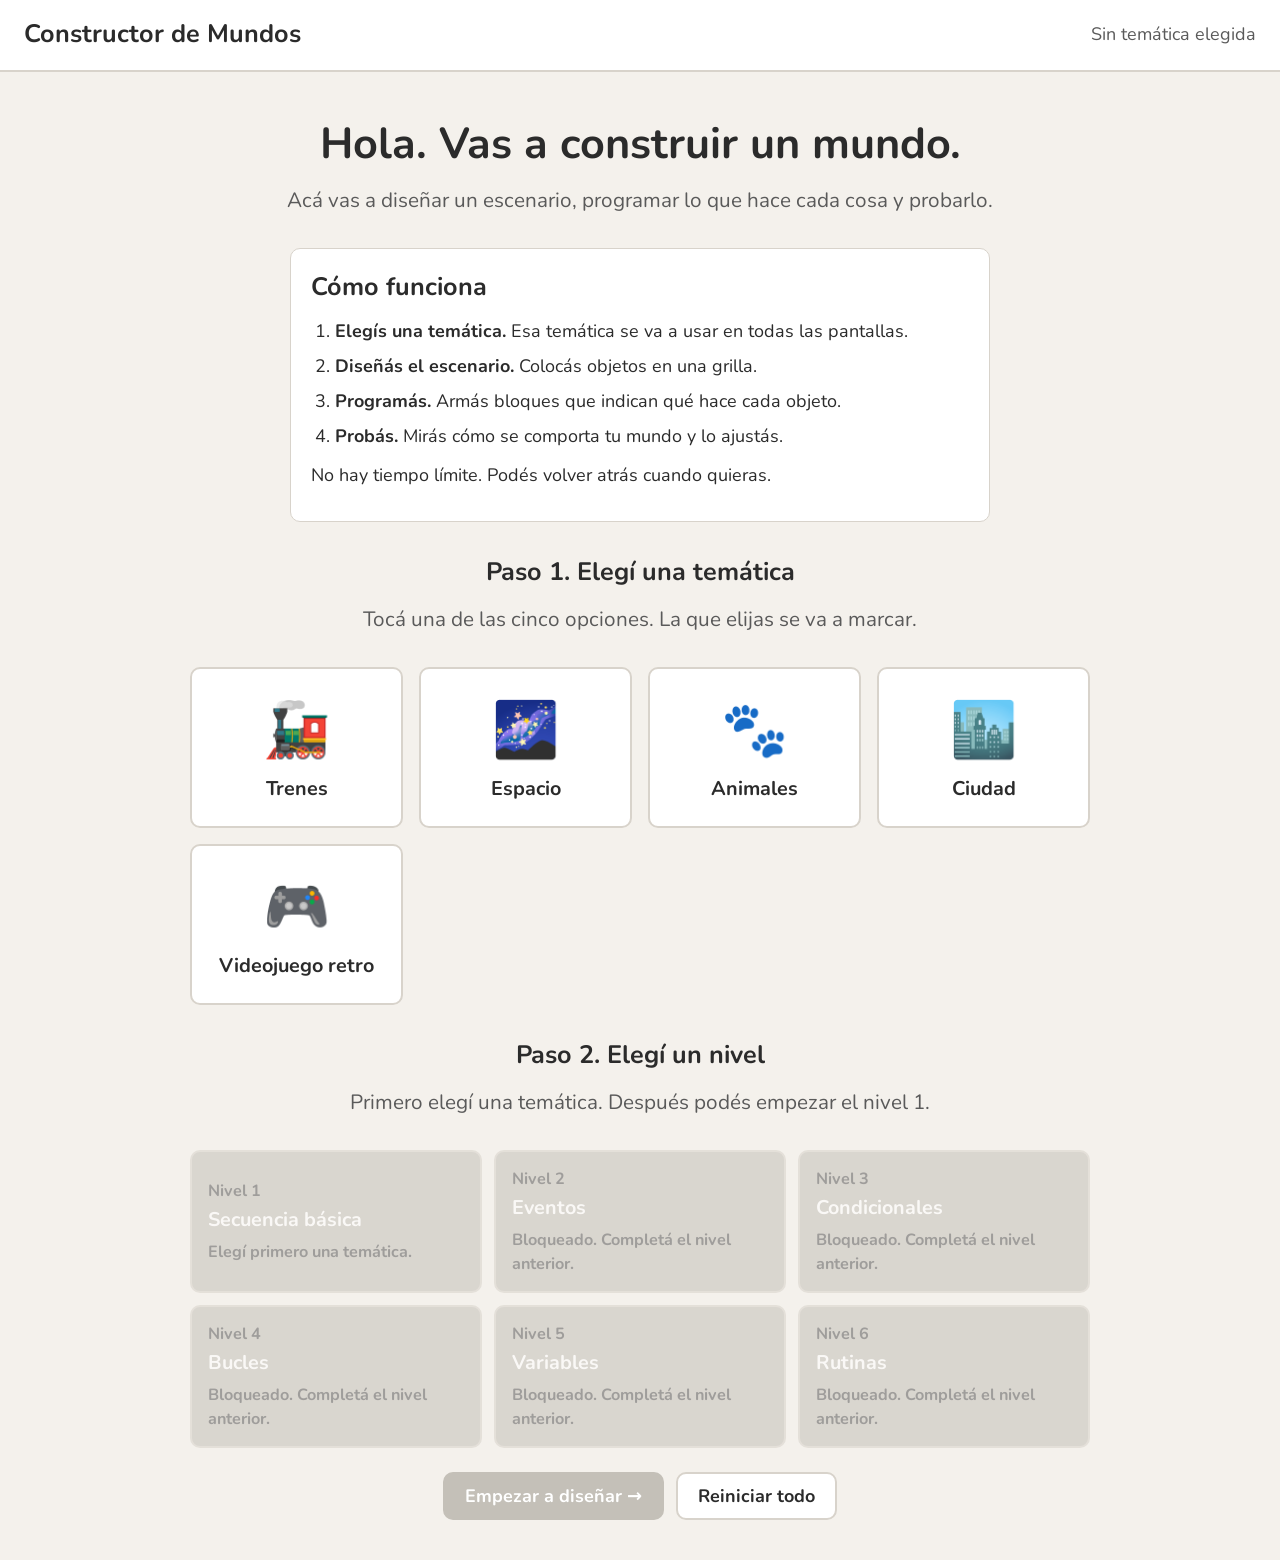
<file: index.html>
<!doctype html>
<html lang="es">
<head>
  <meta charset="utf-8">
  <meta name="viewport" content="width=device-width, initial-scale=1">
  <title>Constructor de Mundos — Inicio</title>
  <link rel="preconnect" href="https://fonts.googleapis.com">
  <link rel="preconnect" href="https://fonts.gstatic.com" crossorigin>
  <link href="https://fonts.googleapis.com/css2?family=Nunito:wght@400;700&display=swap" rel="stylesheet">
  <link rel="stylesheet" href="css/style.css">
</head>
<body>
  <header class="cabecera">
    <h1>Constructor de Mundos</h1>
    <span class="info-tematica" id="infoTematica">Sin temática elegida</span>
  </header>

  <main class="contenedor bienvenida">
    <h1>Hola. Vas a construir un mundo.</h1>
    <p class="subtitulo">
      Acá vas a diseñar un escenario, programar lo que hace cada cosa y probarlo.
    </p>

    <section class="instrucciones" aria-label="Instrucciones">
      <h2>Cómo funciona</h2>
      <ol>
        <li><strong>Elegís una temática.</strong> Esa temática se va a usar en todas las pantallas.</li>
        <li><strong>Diseñás el escenario.</strong> Colocás objetos en una grilla.</li>
        <li><strong>Programás.</strong> Armás bloques que indican qué hace cada objeto.</li>
        <li><strong>Probás.</strong> Mirás cómo se comporta tu mundo y lo ajustás.</li>
      </ol>
      <p style="margin-top: 12px;">
        No hay tiempo límite. Podés volver atrás cuando quieras.
      </p>
    </section>

    <section aria-label="Selección de temática">
      <h2>Paso 1. Elegí una temática</h2>
      <p class="subtitulo">Tocá una de las cinco opciones. La que elijas se va a marcar.</p>
      <div class="tematicas" id="tematicas"></div>
    </section>

    <section aria-label="Niveles">
      <h2>Paso 2. Elegí un nivel</h2>
      <p class="subtitulo" id="estadoNiveles">Primero elegí una temática. Después podés empezar el nivel 1.</p>
      <div class="niveles" id="niveles"></div>
    </section>

    <div class="acciones-pie">
      <button id="botonEmpezar" disabled>Empezar a diseñar →</button>
      <button id="botonReiniciar" class="secundario">Reiniciar todo</button>
    </div>

    <div id="zonaMensaje" aria-live="polite"></div>
  </main>

  <script src="js/state.js"></script>
  <script>
    (function() {
      const contenedorTematicas = document.getElementById("tematicas");
      const contenedorNiveles   = document.getElementById("niveles");
      const infoTematica        = document.getElementById("infoTematica");
      const estadoNiveles       = document.getElementById("estadoNiveles");
      const botonEmpezar        = document.getElementById("botonEmpezar");
      const botonReiniciar      = document.getElementById("botonReiniciar");
      const zonaMensaje         = document.getElementById("zonaMensaje");

      function mostrarMensaje(texto, tipo) {
        zonaMensaje.innerHTML = "";
        if (!texto) return;
        const div = document.createElement("div");
        div.className = "mensaje " + (tipo || "info");
        div.textContent = texto;
        zonaMensaje.appendChild(div);
      }

      function pintarTematicas() {
        contenedorTematicas.innerHTML = "";
        const estado = Estado.cargar();
        Object.values(TEMATICAS).forEach(function(t) {
          const boton = document.createElement("button");
          boton.className = "tarjeta-tematica" + (estado.tematica === t.id ? " seleccionada" : "");
          boton.setAttribute("type", "button");
          boton.setAttribute("aria-pressed", estado.tematica === t.id ? "true" : "false");
          boton.innerHTML = '<span class="icono" aria-hidden="true">' + t.icono + '</span>' + t.nombre;
          boton.addEventListener("click", function() {
            Estado.setTematica(t.id);
            actualizar();
            mostrarMensaje("Elegiste la temática: " + t.nombre + ". Ahora podés elegir el nivel.", "exito");
          });
          contenedorTematicas.appendChild(boton);
        });
      }

      function pintarNiveles() {
        contenedorNiveles.innerHTML = "";
        const estado = Estado.cargar();
        const hayTematica = !!estado.tematica;
        NIVELES.forEach(function(nivel) {
          const desbloqueado = Estado.nivelEstaDesbloqueado(nivel.numero);
          const completado   = estado.nivelesCompletados.includes(nivel.numero);
          const tarjeta = document.createElement("button");
          tarjeta.className = "tarjeta-nivel"
            + (completado ? " completado" : "")
            + ((!desbloqueado || !hayTematica) ? " bloqueado" : "");
          tarjeta.setAttribute("type", "button");
          tarjeta.disabled = (!desbloqueado || !hayTematica);
          tarjeta.innerHTML =
            '<span class="numero">Nivel ' + nivel.numero + '</span>' +
            '<span class="titulo">' + nivel.nombre + '</span>' +
            '<span class="estado">' +
              (completado ? "✓ Completado. Podés repetirlo." :
                desbloqueado ? (hayTematica ? "Disponible." : "Elegí primero una temática.") :
                "Bloqueado. Completá el nivel anterior.") +
            '</span>';
          tarjeta.addEventListener("click", function() {
            if (tarjeta.disabled) return;
            Estado.setNivelActual(nivel.numero);
            actualizar();
            mostrarMensaje(
              "Nivel " + nivel.numero + " seleccionado: " + nivel.nombre +
              ". Objetivo: " + nivel.objetivo,
              "info"
            );
          });
          contenedorNiveles.appendChild(tarjeta);
        });
      }

      function actualizarBotonEmpezar() {
        const estado = Estado.cargar();
        const ok = !!estado.tematica && !!estado.nivelActual;
        botonEmpezar.disabled = !ok;
      }

      function actualizarInfoCabecera() {
        const t = Estado.getTematica();
        const estado = Estado.cargar();
        if (t) {
          infoTematica.textContent = "Temática: " + t.icono + " " + t.nombre + " · Nivel " + (estado.nivelActual || 1);
        } else {
          infoTematica.textContent = "Sin temática elegida";
        }
        estadoNiveles.textContent = t
          ? "Tocá un nivel para elegirlo. El nivel actual aparece marcado en azul."
          : "Primero elegí una temática. Después podés empezar el nivel 1.";
      }

      function actualizar() {
        pintarTematicas();
        pintarNiveles();
        actualizarBotonEmpezar();
        actualizarInfoCabecera();
      }

      botonEmpezar.addEventListener("click", function() {
        const estado = Estado.cargar();
        if (!estado.tematica) {
          mostrarMensaje("Falta elegir una temática antes de empezar.", "error");
          return;
        }
        if (!estado.nivelActual) {
          mostrarMensaje("Falta elegir un nivel antes de empezar.", "error");
          return;
        }
        mostrarMensaje("Vamos al editor de escenarios.", "info");
        window.location.href = "designer.html";
      });

      botonReiniciar.addEventListener("click", function() {
        const ok = window.confirm("Esto borra la temática elegida, los escenarios y los niveles completados. ¿Querés continuar?");
        if (!ok) return;
        Estado.reiniciar();
        actualizar();
        mostrarMensaje("Se reinició todo. Podés volver a elegir una temática.", "aviso");
      });

      actualizar();
    })();
  </script>
</body>
</html>
</file>
<file: css/style.css>
/* ============================================================
   style.css — Constructor de Mundos
   Diseño orientado a estudiantes con TEA:
   - Paleta suave, sin contrastes agresivos
   - Tipografía sin serifas, tamaño grande
   - Sin animaciones distractoras
   - Estructura clara y predecible
   ============================================================ */

:root {
  --color-fondo:        #f4f1ec;
  --color-superficie:   #ffffff;
  --color-borde:        #d8d3cb;
  --color-texto:        #2b2b2b;
  --color-texto-suave:  #5a5a5a;
  --color-primario:     #4a7a96;
  --color-primario-hover: #3d6680;
  --color-acento:       #7ba87c;
  --color-acento-hover: #648b66;
  --color-aviso:        #c98b3b;
  --color-error:        #b35454;
  --color-exito:        #4f8a4f;
  --color-deshabilitado:#c4c0b8;

  --color-movimiento:   #8aa9c9;
  --color-eventos:      #d6c178;
  --color-control:      #d39a6c;
  --color-variables:    #8fb88c;

  --radio:              10px;
  --espacio:            16px;
  --sombra-suave:       0 1px 3px rgba(0,0,0,0.06);
  --fuente: "Nunito", "Inter", system-ui, -apple-system, "Segoe UI", sans-serif;
}

* { box-sizing: border-box; }

html, body {
  margin: 0;
  padding: 0;
  font-family: var(--fuente);
  font-size: 18px;
  color: var(--color-texto);
  background: var(--color-fondo);
  line-height: 1.5;
}

h1, h2, h3 {
  font-weight: 700;
  margin: 0 0 12px 0;
  color: var(--color-texto);
}

h1 { font-size: 2rem; }
h2 { font-size: 1.4rem; }
h3 { font-size: 1.15rem; }

p { margin: 0 0 12px 0; }

a { color: var(--color-primario); }

button {
  font-family: var(--fuente);
  font-size: 1rem;
  padding: 10px 20px;
  border: 2px solid transparent;
  border-radius: var(--radio);
  background: var(--color-primario);
  color: white;
  cursor: pointer;
  font-weight: 700;
}

button:hover:not(:disabled) {
  background: var(--color-primario-hover);
}

button:focus-visible {
  outline: 3px solid var(--color-aviso);
  outline-offset: 2px;
}

button:disabled {
  background: var(--color-deshabilitado);
  color: #fff;
  cursor: not-allowed;
}

button.secundario {
  background: var(--color-superficie);
  color: var(--color-texto);
  border: 2px solid var(--color-borde);
}

button.secundario:hover:not(:disabled) {
  background: var(--color-fondo);
}

button.acento {
  background: var(--color-acento);
}

button.acento:hover:not(:disabled) {
  background: var(--color-acento-hover);
}

/* ===== Layout general ===== */

.contenedor {
  max-width: 1100px;
  margin: 0 auto;
  padding: 24px;
}

.cabecera {
  display: flex;
  justify-content: space-between;
  align-items: center;
  padding: 16px 24px;
  background: var(--color-superficie);
  border-bottom: 2px solid var(--color-borde);
}

.cabecera h1 {
  font-size: 1.4rem;
  margin: 0;
}

.cabecera .info-tematica {
  color: var(--color-texto-suave);
  font-size: 1rem;
}

/* ===== Mapa de progreso ===== */

.mapa-progreso {
  display: flex;
  gap: 8px;
  flex-wrap: wrap;
  padding: 16px;
  background: var(--color-superficie);
  border-radius: var(--radio);
  border: 1px solid var(--color-borde);
  margin-bottom: var(--espacio);
}

.paso {
  flex: 1;
  min-width: 120px;
  padding: 10px;
  text-align: center;
  border-radius: var(--radio);
  background: var(--color-fondo);
  border: 2px solid var(--color-borde);
  font-size: 0.95rem;
}

.paso.activo {
  background: var(--color-primario);
  color: white;
  border-color: var(--color-primario);
}

.paso.completado {
  background: var(--color-acento);
  color: white;
  border-color: var(--color-acento);
}

/* ===== Pantalla de bienvenida ===== */

.bienvenida {
  text-align: center;
  padding: 40px 20px;
}

.bienvenida h1 {
  font-size: 2.4rem;
  margin-bottom: 8px;
}

.bienvenida .subtitulo {
  font-size: 1.15rem;
  color: var(--color-texto-suave);
  margin-bottom: 32px;
}

.instrucciones {
  background: var(--color-superficie);
  border: 1px solid var(--color-borde);
  border-radius: var(--radio);
  padding: 20px;
  text-align: left;
  max-width: 700px;
  margin: 0 auto 32px auto;
}

.instrucciones h2 {
  margin-top: 0;
}

.instrucciones ol {
  padding-left: 24px;
  margin: 0;
}

.instrucciones li {
  margin-bottom: 8px;
}

.tematicas {
  display: grid;
  grid-template-columns: repeat(auto-fit, minmax(180px, 1fr));
  gap: 16px;
  max-width: 900px;
  margin: 0 auto 32px auto;
}

.tarjeta-tematica {
  background: var(--color-superficie);
  border: 2px solid var(--color-borde);
  border-radius: var(--radio);
  padding: 24px 16px;
  cursor: pointer;
  text-align: center;
  font-family: var(--fuente);
  font-size: 1.1rem;
  color: var(--color-texto);
  font-weight: 700;
}

.tarjeta-tematica:hover {
  border-color: var(--color-primario);
  background: #fbfaf7;
}

.tarjeta-tematica.seleccionada {
  border-color: var(--color-primario);
  background: #eaf1f6;
}

.tarjeta-tematica .icono {
  font-size: 3rem;
  display: block;
  margin-bottom: 8px;
}

/* ===== Niveles ===== */

.niveles {
  display: grid;
  grid-template-columns: repeat(auto-fit, minmax(220px, 1fr));
  gap: 12px;
  max-width: 900px;
  margin: 0 auto 24px auto;
}

.tarjeta-nivel {
  background: var(--color-superficie);
  border: 2px solid var(--color-borde);
  border-radius: var(--radio);
  padding: 16px;
  text-align: left;
  cursor: pointer;
  font-family: var(--fuente);
  font-size: 1rem;
  color: var(--color-texto);
}

.tarjeta-nivel:hover:not(:disabled) {
  border-color: var(--color-primario);
}

.tarjeta-nivel.completado {
  border-color: var(--color-acento);
  background: #f0f6f0;
}

.tarjeta-nivel.bloqueado {
  cursor: not-allowed;
  opacity: 0.55;
}

.tarjeta-nivel .numero {
  font-size: 0.9rem;
  color: var(--color-texto-suave);
  display: block;
  margin-bottom: 4px;
}

.tarjeta-nivel .titulo {
  font-weight: 700;
  font-size: 1.1rem;
  display: block;
  margin-bottom: 6px;
}

.tarjeta-nivel .estado {
  font-size: 0.9rem;
  color: var(--color-texto-suave);
}

/* ===== Mensajes ===== */

.mensaje {
  padding: 12px 16px;
  border-radius: var(--radio);
  margin-bottom: var(--espacio);
  border: 1px solid transparent;
}

.mensaje.info    { background: #eaf1f6; border-color: #b9cfe0; }
.mensaje.exito   { background: #eaf3ea; border-color: #b9d6b9; }
.mensaje.aviso   { background: #f7eedb; border-color: #e2cb91; }
.mensaje.error   { background: #f7e3e3; border-color: #d9a5a5; color: #6b2a2a; }

/* ===== Acciones de pie ===== */

.acciones-pie {
  display: flex;
  gap: 12px;
  justify-content: center;
  margin-top: 24px;
}

/* ===== Layout dos columnas (editor / programador / simulador) ===== */

.layout-dos {
  display: grid;
  grid-template-columns: 280px 1fr;
  gap: 16px;
  padding: 16px 24px;
  align-items: start;
}

.layout-tres {
  display: grid;
  grid-template-columns: 280px 1fr 320px;
  gap: 16px;
  padding: 16px 24px;
  align-items: start;
}

@media (max-width: 1000px) {
  .layout-dos, .layout-tres {
    grid-template-columns: 1fr;
  }
}

.panel {
  background: var(--color-superficie);
  border: 1px solid var(--color-borde);
  border-radius: var(--radio);
  padding: 16px;
}

.panel h2 {
  margin-top: 0;
  font-size: 1.1rem;
}

.panel h3 {
  font-size: 1rem;
  margin: 12px 0 6px 0;
}

.panel .ayuda {
  font-size: 0.9rem;
  color: var(--color-texto-suave);
  margin-bottom: 10px;
}

/* ===== Biblioteca de objetos ===== */

.biblioteca {
  display: grid;
  grid-template-columns: repeat(2, 1fr);
  gap: 8px;
}

.objeto-biblioteca {
  display: flex;
  flex-direction: column;
  align-items: center;
  gap: 4px;
  padding: 10px 4px;
  background: var(--color-fondo);
  border: 2px solid var(--color-borde);
  border-radius: var(--radio);
  cursor: pointer;
  font-size: 0.85rem;
  color: var(--color-texto);
  font-family: var(--fuente);
}

.objeto-biblioteca .icono { font-size: 1.7rem; line-height: 1; }

.objeto-biblioteca.seleccionado {
  border-color: var(--color-primario);
  background: #eaf1f6;
}

.objeto-biblioteca:hover { border-color: var(--color-primario); }

/* ===== Grilla del diseñador ===== */

.grilla-mundo {
  display: grid;
  grid-template-columns: repeat(10, 1fr);
  grid-template-rows: repeat(10, 1fr);
  gap: 2px;
  width: min(560px, 100%);
  aspect-ratio: 1 / 1;
  background: var(--color-borde);
  border: 2px solid var(--color-borde);
  border-radius: var(--radio);
  user-select: none;
}

.celda {
  background: var(--color-superficie);
  display: flex;
  align-items: center;
  justify-content: center;
  font-size: clamp(1rem, 3.5vw, 1.6rem);
  cursor: pointer;
  position: relative;
}

.celda:hover { background: #f9f7f3; }

.celda.con-objeto { background: #fdfaf3; }

.celda .nombre {
  position: absolute;
  bottom: 1px;
  left: 1px;
  right: 1px;
  font-size: 0.55rem;
  color: var(--color-texto-suave);
  text-align: center;
  background: rgba(255,255,255,0.7);
  border-radius: 3px;
  padding: 1px 2px;
  pointer-events: none;
  overflow: hidden;
  white-space: nowrap;
  text-overflow: ellipsis;
}

/* ===== Lista objetos colocados ===== */

.lista-objetos {
  list-style: none;
  padding: 0;
  margin: 0;
  display: flex;
  flex-direction: column;
  gap: 6px;
  max-height: 320px;
  overflow-y: auto;
}

.lista-objetos li {
  display: flex;
  align-items: center;
  gap: 6px;
  background: var(--color-fondo);
  border: 1px solid var(--color-borde);
  border-radius: var(--radio);
  padding: 6px 8px;
  font-size: 0.9rem;
}

.lista-objetos input[type="text"] {
  flex: 1;
  font-family: var(--fuente);
  font-size: 0.9rem;
  border: 1px solid var(--color-borde);
  border-radius: 6px;
  padding: 4px 6px;
}

.lista-objetos .quitar {
  font-size: 0.8rem;
  padding: 4px 8px;
  background: var(--color-superficie);
  color: var(--color-error);
  border: 1px solid var(--color-borde);
}

/* ===== Programador: paleta de bloques ===== */

.paleta {
  display: flex;
  flex-direction: column;
  gap: 6px;
}

.bloque {
  border-radius: var(--radio);
  padding: 8px 10px;
  font-size: 0.95rem;
  color: #1f1f1f;
  cursor: grab;
  border: 2px solid rgba(0,0,0,0.08);
  user-select: none;
}

.bloque .descripcion {
  display: block;
  font-size: 0.78rem;
  color: rgba(0,0,0,0.6);
  margin-top: 2px;
}

.bloque[data-categoria="MOVIMIENTO"] { background: var(--color-movimiento); }
.bloque[data-categoria="EVENTOS"]    { background: var(--color-eventos); }
.bloque[data-categoria="CONTROL"]    { background: var(--color-control); }
.bloque[data-categoria="VARIABLES"]  { background: var(--color-variables); }

.categoria-titulo {
  font-size: 0.8rem;
  text-transform: uppercase;
  letter-spacing: 1px;
  color: var(--color-texto-suave);
  margin-top: 8px;
}

/* ===== Programador: zona de programa ===== */

.programa {
  min-height: 320px;
  background: var(--color-fondo);
  border: 2px dashed var(--color-borde);
  border-radius: var(--radio);
  padding: 10px;
  display: flex;
  flex-direction: column;
  gap: 6px;
}

.programa.arrastre-activo {
  border-color: var(--color-primario);
  background: #eaf1f6;
}

.bloque-programa {
  display: flex;
  align-items: center;
  gap: 8px;
  padding: 8px 10px;
  border-radius: var(--radio);
  border: 2px solid rgba(0,0,0,0.08);
  font-size: 0.95rem;
}

.bloque-programa[data-categoria="MOVIMIENTO"] { background: var(--color-movimiento); }
.bloque-programa[data-categoria="EVENTOS"]    { background: var(--color-eventos); }
.bloque-programa[data-categoria="CONTROL"]    { background: var(--color-control); }
.bloque-programa[data-categoria="VARIABLES"]  { background: var(--color-variables); }

.bloque-programa.error {
  outline: 3px solid var(--color-error);
  outline-offset: 1px;
}

.bloque-programa input[type="number"],
.bloque-programa input[type="text"],
.bloque-programa select {
  font-family: var(--fuente);
  font-size: 0.9rem;
  padding: 4px 6px;
  border: 1px solid rgba(0,0,0,0.15);
  border-radius: 6px;
  background: rgba(255,255,255,0.85);
  min-width: 60px;
}

.bloque-programa .quitar-bloque {
  margin-left: auto;
  font-size: 0.8rem;
  padding: 4px 8px;
  background: rgba(255,255,255,0.85);
  color: var(--color-error);
  border: 1px solid rgba(0,0,0,0.1);
}

/* Bloques con cuerpo (repetir, si entonces) */
.bloque-programa.con-cuerpo {
  flex-direction: column;
  align-items: stretch;
  gap: 6px;
}

.bloque-programa.con-cuerpo > .cabecera-bloque {
  display: flex;
  align-items: center;
  gap: 8px;
}

.bloque-programa .cuerpo-bloque {
  margin-left: 16px;
  padding: 8px;
  border-left: 3px solid rgba(0,0,0,0.15);
  background: rgba(255,255,255,0.35);
  border-radius: 6px;
  display: flex;
  flex-direction: column;
  gap: 6px;
  min-height: 40px;
}

.cuerpo-bloque.arrastre-activo {
  background: rgba(255,255,255,0.7);
}

/* ===== Selector objeto activo ===== */

.selector-objeto {
  display: flex;
  flex-wrap: wrap;
  gap: 6px;
  margin-bottom: 12px;
}

.selector-objeto button {
  padding: 6px 10px;
  font-size: 0.9rem;
  background: var(--color-superficie);
  border: 2px solid var(--color-borde);
  color: var(--color-texto);
}

.selector-objeto button.activo {
  border-color: var(--color-primario);
  background: #eaf1f6;
}

/* ===== Vista de código ===== */

.vista-codigo {
  background: #1f2530;
  color: #e8e8e8;
  border-radius: var(--radio);
  padding: 12px;
  font-family: ui-monospace, SFMono-Regular, Menlo, monospace;
  font-size: 0.85rem;
  white-space: pre;
  overflow-x: auto;
  max-height: 360px;
  overflow-y: auto;
}

.vista-codigo[hidden] { display: none; }

.toggle-codigo {
  background: var(--color-superficie);
  color: var(--color-texto);
  border: 2px solid var(--color-borde);
  font-size: 0.85rem;
  padding: 6px 10px;
  margin-bottom: 8px;
}

/* ===== Simulador ===== */

#canvasMundo {
  background: var(--color-superficie);
  border: 2px solid var(--color-borde);
  border-radius: var(--radio);
  display: block;
  max-width: 100%;
  height: auto;
}

.controles-simulador {
  display: flex;
  flex-wrap: wrap;
  gap: 8px;
  margin-bottom: 12px;
}

.estado-objetos {
  font-family: ui-monospace, SFMono-Regular, Menlo, monospace;
  font-size: 0.85rem;
  background: var(--color-fondo);
  border: 1px solid var(--color-borde);
  border-radius: var(--radio);
  padding: 10px;
  max-height: 220px;
  overflow-y: auto;
  white-space: pre-wrap;
}

.consola-errores {
  margin-top: 12px;
  background: #f7e3e3;
  border: 1px solid #d9a5a5;
  color: #6b2a2a;
  border-radius: var(--radio);
  padding: 12px;
  font-size: 0.95rem;
}

.consola-errores[hidden] { display: none; }

.consola-errores .titulo-error {
  font-weight: 700;
  margin-bottom: 6px;
}
</file>
